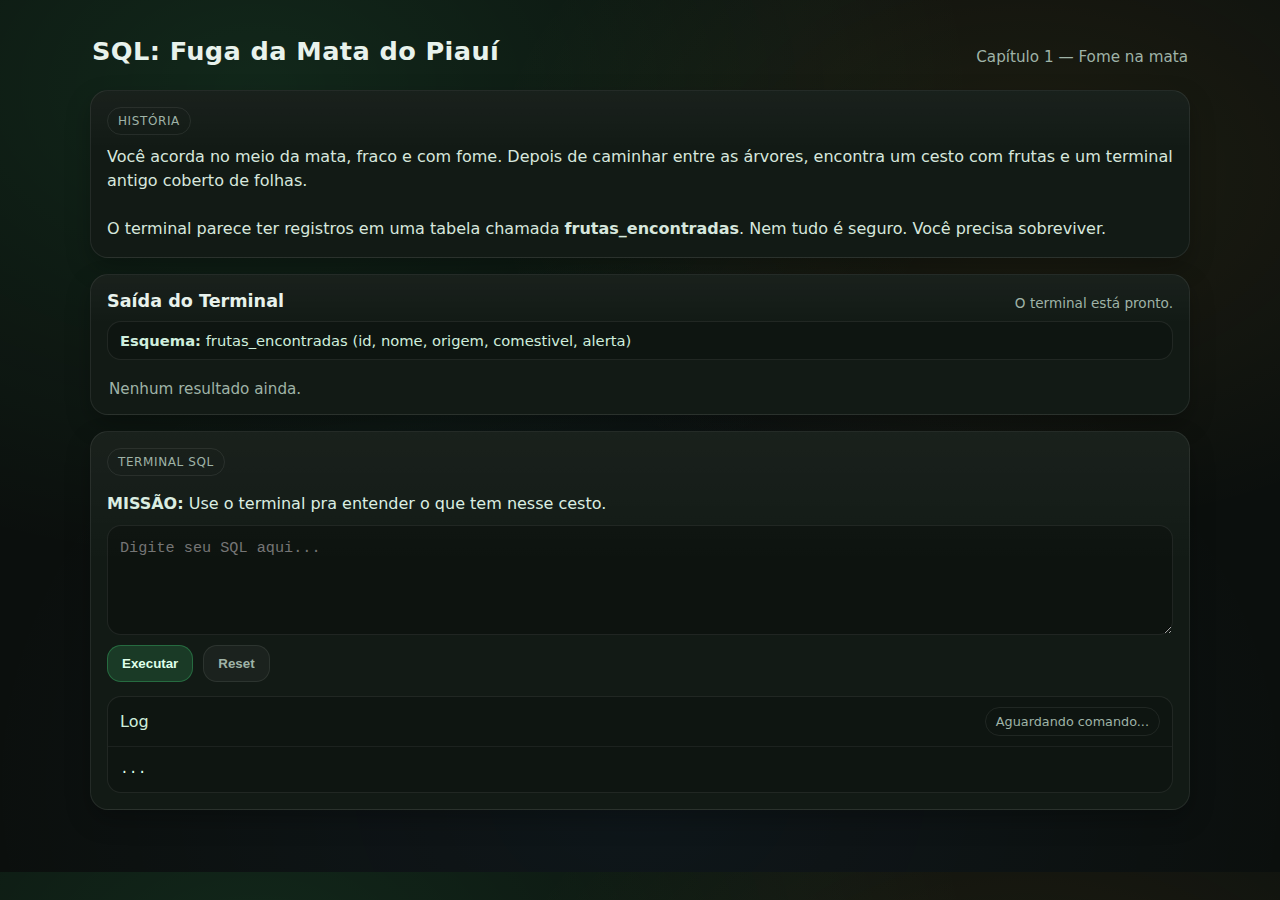
<file: capitulo1/index.html>
<!DOCTYPE html>
<html lang="pt-BR">
<head>
  <meta charset="UTF-8" />
  <meta name="viewport" content="width=device-width, initial-scale=1.0" />
  <title>SQL: Fuga da Mata do Piauí</title>
  <link rel="stylesheet" href="/capitulo1/style.css" />
</head>
<body>
  <main class="app">
    <header class="top">
      <h1>SQL: Fuga da Mata do Piauí</h1>
      <p class="subtitle">Capítulo 1 — Fome na mata</p>
    </header>

    <section class="card story">
      <div class="badge">HISTÓRIA</div>
      <p id="storyText">
        Você acorda no meio da mata, fraco e com fome. Depois de caminhar entre as árvores,
        encontra um cesto com frutas e um terminal antigo coberto de folhas.
        <br><br>
        O terminal parece ter registros em uma tabela chamada <b>frutas_encontradas</b>.
        Nem tudo é seguro. Você precisa sobreviver.
      </p>
    </section>

    <section class="card table-area">
      <div class="row-title">
        <h2>Saída do Terminal</h2>
        <span class="hint" id="hintText">O terminal está pronto.</span>
      </div>

      <div class="schema">
        <b>Esquema:</b> frutas_encontradas (id, nome, origem, comestivel, alerta)
      </div>

      <div class="table-wrap" id="resultWrap" style="display:none;">
        <table id="resultTable">
          <thead>
            <tr id="resultHead"></tr>
          </thead>
          <tbody id="resultBody"></tbody>
        </table>
      </div>

      <p class="empty" id="emptyState">
        Nenhum resultado ainda.
      </p>
    </section>

    <section class="card terminal">
      <div class="badge">TERMINAL SQL</div>

      <p class="mission" id="missionText">
        <b>MISSÃO:</b> Use o terminal pra entender o que tem nesse cesto.
      </p>

      <div class="sql-box">
        <textarea id="sqlInput" spellcheck="false" placeholder="Digite seu SQL aqui..."></textarea>

        <div class="actions">
          <button id="runBtn">Executar</button>
          <button class="ghost" id="resetBtn">Reset</button>
        </div>
      </div>

      <div class="output">
        <div class="output-head">
          <span>Log</span>
          <span id="statusPill" class="pill">Aguardando comando...</span>
        </div>
        <pre id="outputText">...</pre>
      </div>
    </section>

    <section class="card next" id="nextCard" hidden>
      <div class="badge ok">SUCESSO</div>
      <h2>Você sobreviveu.</h2>
      <p>
        Você separou as frutas seguras e recuperou energia.
        No chão, um mapa rasgado aparece… e você decide seguir viagem.
      </p>
      <button id="nextBtn">Ir para o Capítulo 2</button>
      <p class="small"></p>
    </section>

    <footer class="footer">
      <span></span>
    </footer>
  </main>

  <script src="/capitulo1/script.js"></script>
</body>
</html>
</file>
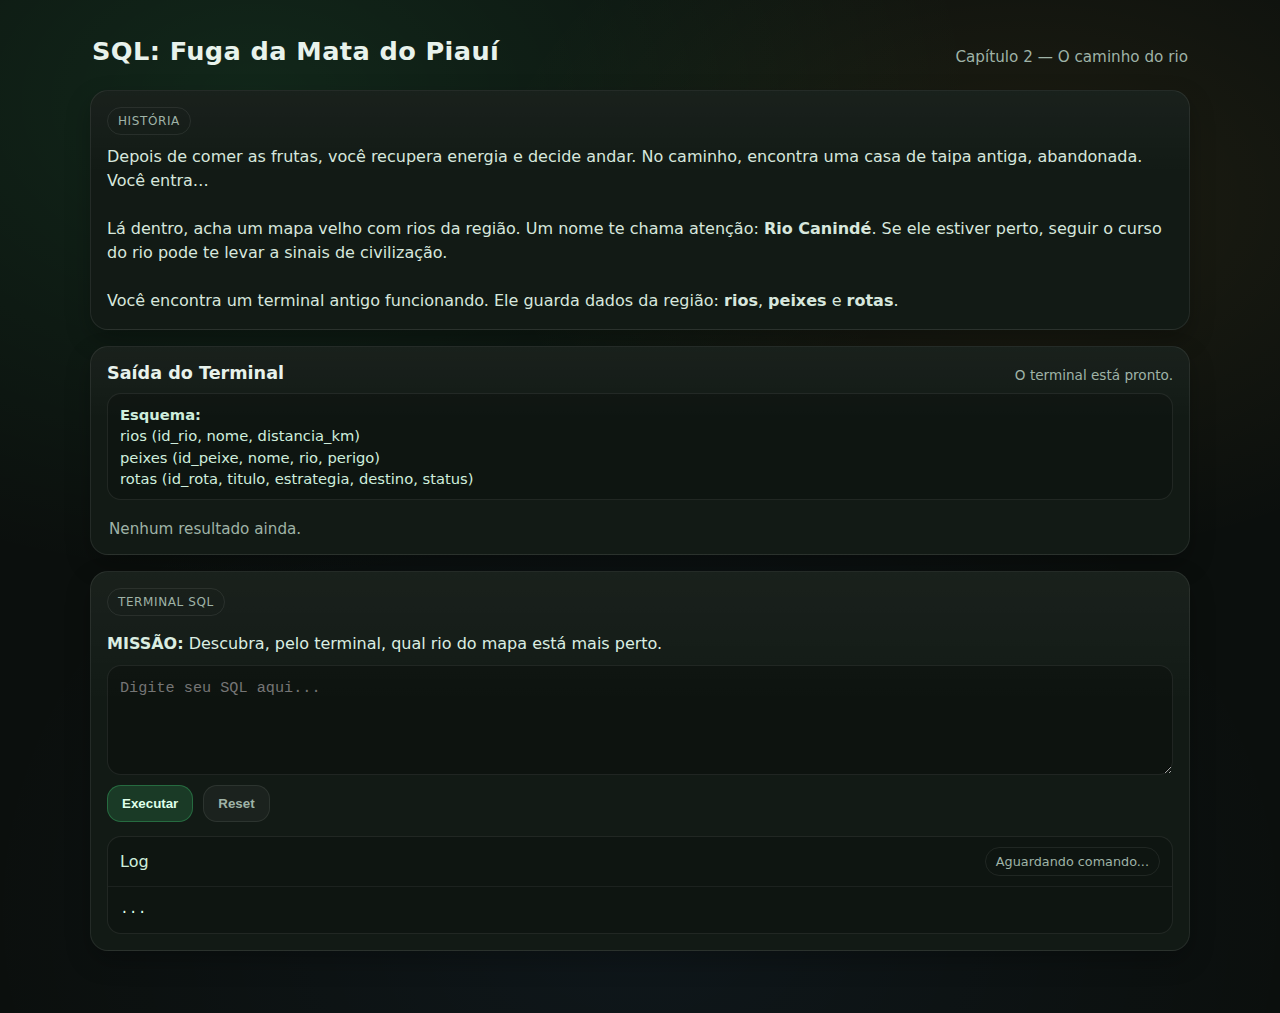
<file: capitulo2/index.html>
<!DOCTYPE html>
<html lang="pt-BR">
<head>
  <meta charset="UTF-8" />
  <meta name="viewport" content="width=device-width, initial-scale=1.0" />
  <title>SQL: Fuga da Mata do Piauí — Capítulo 2</title>
  <link rel="stylesheet" href="/capitulo2/style.css" />
</head>
<body>
  <main class="app">
    <header class="top">
      <h1>SQL: Fuga da Mata do Piauí</h1>
      <p class="subtitle">Capítulo 2 — O caminho do rio</p>
    </header>

    <section class="card story">
      <div class="badge">HISTÓRIA</div>
      <p id="storyText">
        Depois de comer as frutas, você recupera energia e decide andar.
        No caminho, encontra uma casa de taipa antiga, abandonada. Você entra…
        <br><br>
        Lá dentro, acha um mapa velho com rios da região. Um nome te chama atenção: <b>Rio Canindé</b>.
        Se ele estiver perto, seguir o curso do rio pode te levar a sinais de civilização.
        <br><br>
        Você encontra um terminal antigo funcionando. Ele guarda dados da região: <b>rios</b>, <b>peixes</b> e <b>rotas</b>.
      </p>
    </section>

    <section class="card table-area">
      <div class="row-title">
        <h2>Saída do Terminal</h2>
        <span class="hint" id="hintText">O terminal está pronto.</span>
      </div>

      <div class="schema">
        <b>Esquema:</b><br>
        rios (id_rio, nome, distancia_km)<br>
        peixes (id_peixe, nome, rio, perigo)<br>
        rotas (id_rota, titulo, estrategia, destino, status)
      </div>

      <div class="table-wrap" id="resultWrap" style="display:none;">
        <table id="resultTable">
          <thead><tr id="resultHead"></tr></thead>
          <tbody id="resultBody"></tbody>
        </table>
      </div>

      <p class="empty" id="emptyState">
        Nenhum resultado ainda.
      </p>
    </section>

    <section class="card terminal">
      <div class="badge">TERMINAL SQL</div>

      <p class="mission" id="missionText">
        <b>MISSÃO:</b> Descubra, pelo terminal, qual rio do mapa está mais perto.
      </p>

      <div class="sql-box">
        <textarea id="sqlInput" spellcheck="false" placeholder="Digite seu SQL aqui..."></textarea>

        <div class="actions">
          <button id="runBtn">Executar</button>
          <button class="ghost" id="resetBtn">Reset</button>
        </div>
      </div>

      <div class="output">
        <div class="output-head">
          <span>Log</span>
          <span id="statusPill" class="pill">Aguardando comando...</span>
        </div>
        <pre id="outputText">...</pre>
      </div>
    </section>

    <section class="card next" id="nextCard" hidden>
      <div class="badge ok">SUCESSO</div>
      <h2>Rota corrigida.</h2>
      <p>
        Você trocou a rota perigosa pela rota que acompanha o <b>Rio Canindé</b>.
        Agora é só seguir o curso do rio em busca de civilização.
      </p>
      <button id="nextBtn">Ir para o Capítulo 3</button>
      <p class="small"></p>
    </section>

    <footer class="footer">
      <span></span>
    </footer>
  </main>

  <script src="/capitulo2/script.js"></script>
</body>
</html>
</file>
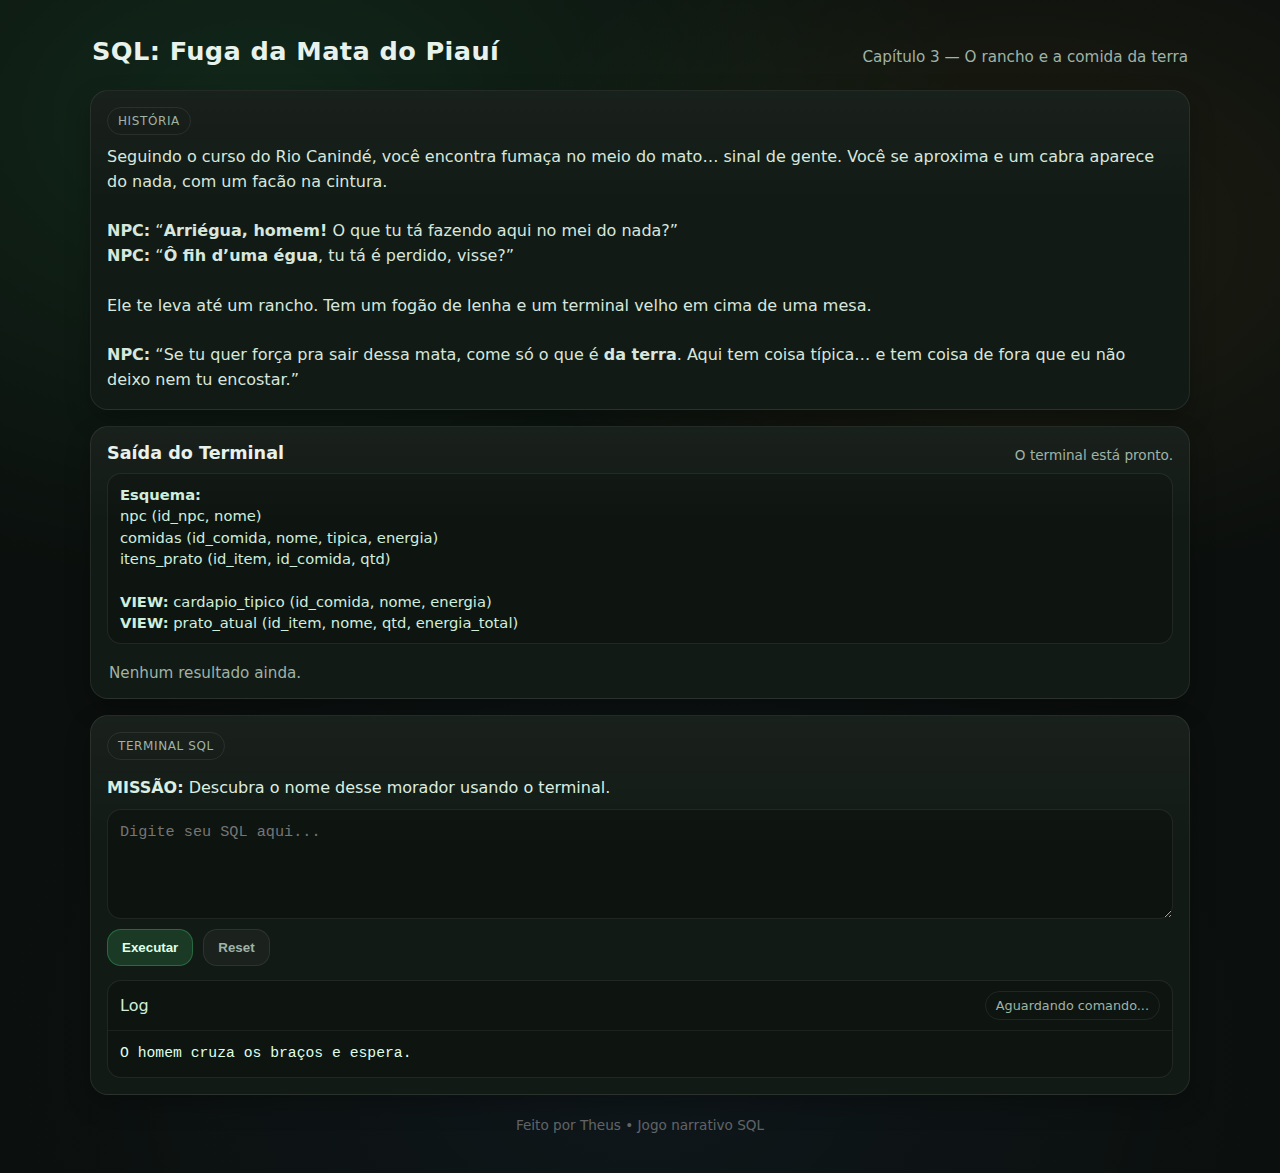
<file: capitulo3/index.html>
<!DOCTYPE html>
<html lang="pt-BR">
<head>
  <meta charset="UTF-8" />
  <meta name="viewport" content="width=device-width, initial-scale=1.0" />
  <title>SQL: Fuga da Mata do Piauí — Capítulo 3</title>
  <link rel="stylesheet" href="/capitulo3/style.css" />
</head>
<body>
  <main class="app">
    <header class="top">
      <h1>SQL: Fuga da Mata do Piauí</h1>
      <p class="subtitle">Capítulo 3 — O rancho e a comida da terra</p>
    </header>

    <section class="card story">
      <div class="badge">HISTÓRIA</div>
      <p id="storyText">
        Seguindo o curso do Rio Canindé, você encontra fumaça no meio do mato… sinal de gente.
        Você se aproxima e um cabra aparece do nada, com um facão na cintura.
        <br><br>
        <b>NPC:</b> “<b>Arriégua, homem!</b> O que tu tá fazendo aqui no mei do nada?”
        <br>
        <b>NPC:</b> “<b>Ô fih d’uma égua</b>, tu tá é perdido, visse?”
        <br><br>
        Ele te leva até um rancho. Tem um fogão de lenha e um terminal velho em cima de uma mesa.
        <br><br>
        <b>NPC:</b> “Se tu quer força pra sair dessa mata, come só o que é <b>da terra</b>.
        Aqui tem coisa típica… e tem coisa de fora que eu não deixo nem tu encostar.”
      </p>
    </section>

    <section class="card table-area">
      <div class="row-title">
        <h2>Saída do Terminal</h2>
        <span class="hint" id="hintText">O terminal está pronto.</span>
      </div>

      <div class="schema">
        <b>Esquema:</b><br>
        npc (id_npc, nome)<br>
        comidas (id_comida, nome, tipica, energia)<br>
        itens_prato (id_item, id_comida, qtd)<br><br>

        <b>VIEW:</b> cardapio_tipico (id_comida, nome, energia)<br>
        <b>VIEW:</b> prato_atual (id_item, nome, qtd, energia_total)
      </div>

      <div class="table-wrap" id="resultWrap" style="display:none;">
        <table id="resultTable">
          <thead><tr id="resultHead"></tr></thead>
          <tbody id="resultBody"></tbody>
        </table>
      </div>

      <p class="empty" id="emptyState">
        Nenhum resultado ainda.
      </p>
    </section>

    <section class="card terminal">
      <div class="badge">TERMINAL SQL</div>

      <p class="mission" id="missionText">
        <b>MISSÃO:</b> Descubra o nome desse morador usando o terminal.
      </p>

      <div class="sql-box">
        <textarea id="sqlInput" spellcheck="false" placeholder="Digite seu SQL aqui..."></textarea>

        <div class="actions">
          <button id="runBtn">Executar</button>
          <button class="ghost" id="resetBtn">Reset</button>
        </div>
      </div>

      <div class="output">
        <div class="output-head">
          <span>Log</span>
          <span id="statusPill" class="pill">Aguardando comando...</span>
        </div>
        <pre id="outputText">O homem cruza os braços e espera.</pre>
      </div>
    </section>

    <section class="card next" id="nextCard" hidden>
      <div class="badge ok">SUCESSO</div>
      <h2>De bucho cheio e pronto pra sair.</h2>
      <p id="finishText"></p>
      <button id="nextBtn">Ir para o Capítulo 4</button>
      <p class="small">(Capítulo 4 depois a gente decide 😈)</p>
    </section>

    <footer class="footer">
      <span>Feito por Theus • Jogo narrativo SQL</span>
    </footer>
  </main>

  <script src="/capitulo3/script.js"></script>
</body>
</html>
</file>
<file: capitulo1/style.css>
:root{
  --bg: #0b0f0d;
  --card: #121a15;
  --muted: #9fb3a7;
  --text: #e8f2ec;
  --accent: #4cff8f;
  --danger: #ff4c4c;
  --border: rgba(255,255,255,.08);
}

*{ box-sizing: border-box; }
body{
  margin:0;
  font-family: ui-sans-serif, system-ui, -apple-system, Segoe UI, Roboto, Arial;
  background:
    radial-gradient(1200px 800px at 20% 10%, rgba(76,255,143,.10), transparent 60%),
    radial-gradient(900px 600px at 80% 20%, rgba(255,207,76,.08), transparent 60%),
    radial-gradient(1100px 900px at 50% 90%, rgba(76,150,255,.06), transparent 60%),
    var(--bg);
  color: var(--text);
}

.app{
  width: min(1100px, 92vw);
  margin: 28px auto 40px;
  display: grid;
  gap: 16px;
}

.top{
  display:flex;
  align-items:flex-end;
  justify-content:space-between;
  gap: 12px;
  padding: 8px 2px;
}
h1{
  margin:0;
  font-size: 1.6rem;
  letter-spacing: .4px;
}
.subtitle{
  margin:0;
  color: var(--muted);
  font-size: .95rem;
}

.card{
  background: linear-gradient(180deg, rgba(255,255,255,.03), transparent 35%), var(--card);
  border: 1px solid var(--border);
  border-radius: 18px;
  padding: 16px;
  box-shadow: 0 10px 25px rgba(0,0,0,.25);
}

.badge{
  display:inline-block;
  padding: 6px 10px;
  border-radius: 999px;
  font-size: .75rem;
  letter-spacing: .6px;
  border: 1px solid var(--border);
  color: var(--muted);
  margin-bottom: 10px;
}
.badge.ok{
  color: #06130c;
  background: rgba(76,255,143,.9);
  border-color: rgba(76,255,143,.2);
  font-weight: 700;
}

.story p{
  margin: 0;
  color: #d7e7dd;
  line-height: 1.5;
}

.row-title{
  display:flex;
  align-items:flex-end;
  justify-content: space-between;
  gap: 12px;
  margin-bottom: 10px;
}
h2{
  margin:0;
  font-size: 1.1rem;
}
.hint{
  color: var(--muted);
  font-size: .85rem;
}

.schema{
  margin: 0 0 10px;
  padding: 10px 12px;
  border-radius: 14px;
  border: 1px solid var(--border);
  background: rgba(0,0,0,.18);
  color: #cfeedd;
  font-size: .92rem;
}

.table-wrap{
  overflow:auto;
  border-radius: 14px;
  border: 1px solid var(--border);
}
table{
  width: 100%;
  border-collapse: collapse;
  min-width: 720px;
  background: rgba(0,0,0,.12);
}
th, td{
  padding: 12px 10px;
  text-align: left;
  border-bottom: 1px solid rgba(255,255,255,.06);
  font-size: .95rem;
}
th{
  color: #bfe8cf;
  font-weight: 700;
  background: rgba(76,255,143,.06);
}
td{
  color: #dfeee5;
}
tr:hover td{
  background: rgba(255,255,255,.03);
}

.empty{
  margin: 0;
  color: var(--muted);
  font-size: .95rem;
  padding: 10px 2px 0;
}

.terminal .mission{
  margin: 8px 0 12px;
  color: #dbeee2;
}

.sql-box{
  display:grid;
  gap: 10px;
}
textarea{
  width: 100%;
  min-height: 110px;
  resize: vertical;
  padding: 12px;
  border-radius: 14px;
  border: 1px solid var(--border);
  background: rgba(0,0,0,.25);
  color: var(--text);
  outline: none;
  font-family: ui-monospace, SFMono-Regular, Menlo, Consolas, "Liberation Mono", monospace;
  font-size: .95rem;
  line-height: 1.4;
}
textarea:focus{
  border-color: rgba(76,255,143,.35);
  box-shadow: 0 0 0 4px rgba(76,255,143,.10);
}

.actions{
  display:flex;
  gap: 10px;
  flex-wrap: wrap;
}
button{
  cursor: pointer;
  border: 1px solid rgba(76,255,143,.25);
  background: rgba(76,255,143,.14);
  color: #dfffea;
  padding: 10px 14px;
  border-radius: 14px;
  font-weight: 700;
}
button:hover{ background: rgba(76,255,143,.20); }
button.ghost{
  border-color: var(--border);
  background: rgba(255,255,255,.04);
  color: var(--muted);
}
button.ghost:hover{
  background: rgba(255,255,255,.06);
  color: #d9efe2;
}

.example{
  margin: 0;
  color: var(--muted);
  font-size: .85rem;
  line-height: 1.45;
}
.example code{
  display:block;
  width: fit-content;
  margin-top: 6px;
  padding: 6px 10px;
  border-radius: 10px;
  background: rgba(0,0,0,.22);
  border: 1px solid var(--border);
  color: #cfeedd;
}

.output{
  margin-top: 14px;
  border-radius: 14px;
  border: 1px solid var(--border);
  background: rgba(0,0,0,.18);
  overflow:hidden;
}
.output-head{
  display:flex;
  justify-content:space-between;
  align-items:center;
  padding: 10px 12px;
  border-bottom: 1px solid rgba(255,255,255,.06);
  color: #cfeedd;
}
.pill{
  padding: 6px 10px;
  border-radius: 999px;
  font-size: .8rem;
  border: 1px solid var(--border);
  color: var(--muted);
}
.pill.ok{ border-color: rgba(76,255,143,.35); color: #bfffd6; }
.pill.bad{ border-color: rgba(255,76,76,.35); color: #ffbfbf; }

pre{
  margin:0;
  padding: 12px;
  color: #dfffea;
  white-space: pre-wrap;
  word-wrap: break-word;
  font-family: ui-monospace, SFMono-Regular, Menlo, Consolas, "Liberation Mono", monospace;
  font-size: .92rem;
  line-height: 1.45;
}

.next h2{ margin: 6px 0 6px; }
.next p{ margin: 0 0 10px; color: #d7e7dd; }
.small{ color: var(--muted); font-size: .85rem; }

.footer{
  color: rgba(255,255,255,.35);
  font-size: .85rem;
  text-align: center;
  padding: 6px 0 0;
}
</file>
<file: capitulo2/style.css>
:root{
  --bg: #0b0f0d;
  --card: #121a15;
  --muted: #9fb3a7;
  --text: #e8f2ec;
  --accent: #4cff8f;
  --border: rgba(255,255,255,.08);
}

*{ box-sizing: border-box; }
body{
  margin:0;
  font-family: ui-sans-serif, system-ui, -apple-system, Segoe UI, Roboto, Arial;
  background:
    radial-gradient(1200px 800px at 20% 10%, rgba(76,255,143,.10), transparent 60%),
    radial-gradient(900px 600px at 80% 20%, rgba(255,207,76,.08), transparent 60%),
    radial-gradient(1100px 900px at 50% 90%, rgba(76,150,255,.06), transparent 60%),
    var(--bg);
  color: var(--text);
}

.app{ width: min(1100px, 92vw); margin: 28px auto 40px; display: grid; gap: 16px; }
.top{ display:flex; align-items:flex-end; justify-content:space-between; gap: 12px; padding: 8px 2px; }
h1{ margin:0; font-size: 1.6rem; letter-spacing: .4px; }
.subtitle{ margin:0; color: var(--muted); font-size: .95rem; }

.card{
  background: linear-gradient(180deg, rgba(255,255,255,.03), transparent 35%), var(--card);
  border: 1px solid var(--border);
  border-radius: 18px;
  padding: 16px;
  box-shadow: 0 10px 25px rgba(0,0,0,.25);
}

.badge{
  display:inline-block; padding: 6px 10px; border-radius: 999px;
  font-size: .75rem; letter-spacing: .6px; border: 1px solid var(--border);
  color: var(--muted); margin-bottom: 10px;
}
.badge.ok{
  color: #06130c;
  background: rgba(76,255,143,.9);
  border-color: rgba(76,255,143,.2);
  font-weight: 700;
}

.story p{ margin: 0; color: #d7e7dd; line-height: 1.5; }

.row-title{ display:flex; align-items:flex-end; justify-content: space-between; gap: 12px; margin-bottom: 10px; }
h2{ margin:0; font-size: 1.1rem; }
.hint{ color: var(--muted); font-size: .85rem; }

.schema{
  margin: 0 0 10px;
  padding: 10px 12px;
  border-radius: 14px;
  border: 1px solid var(--border);
  background: rgba(0,0,0,.18);
  color: #cfeedd;
  font-size: .92rem;
  line-height: 1.45;
}

.table-wrap{ overflow:auto; border-radius: 14px; border: 1px solid var(--border); }
table{ width: 100%; border-collapse: collapse; min-width: 720px; background: rgba(0,0,0,.12); }
th, td{ padding: 12px 10px; text-align: left; border-bottom: 1px solid rgba(255,255,255,.06); font-size: .95rem; }
th{ color: #bfe8cf; font-weight: 700; background: rgba(76,255,143,.06); }
td{ color: #dfeee5; }
tr:hover td{ background: rgba(255,255,255,.03); }

.empty{ margin: 0; color: var(--muted); font-size: .95rem; padding: 10px 2px 0; }

.terminal .mission{ margin: 8px 0 12px; color: #dbeee2; }

.sql-box{ display:grid; gap: 10px; }
textarea{
  width: 100%; min-height: 110px; resize: vertical; padding: 12px;
  border-radius: 14px; border: 1px solid var(--border);
  background: rgba(0,0,0,.25); color: var(--text); outline: none;
  font-family: ui-monospace, SFMono-Regular, Menlo, Consolas, "Liberation Mono", monospace;
  font-size: .95rem; line-height: 1.4;
}
textarea:focus{ border-color: rgba(76,255,143,.35); box-shadow: 0 0 0 4px rgba(76,255,143,.10); }

.actions{ display:flex; gap: 10px; flex-wrap: wrap; }
button{
  cursor: pointer;
  border: 1px solid rgba(76,255,143,.25);
  background: rgba(76,255,143,.14);
  color: #dfffea;
  padding: 10px 14px;
  border-radius: 14px;
  font-weight: 700;
}
button:hover{ background: rgba(76,255,143,.20); }
button.ghost{
  border-color: var(--border);
  background: rgba(255,255,255,.04);
  color: var(--muted);
}
button.ghost:hover{ background: rgba(255,255,255,.06); color: #d9efe2; }

.example{ margin: 0; color: var(--muted); font-size: .85rem; line-height: 1.45; }
.example code{
  display:block; width: fit-content;
  margin-top: 6px; padding: 6px 10px;
  border-radius: 10px; background: rgba(0,0,0,.22);
  border: 1px solid var(--border);
  color: #cfeedd;
}

.output{
  margin-top: 14px;
  border-radius: 14px;
  border: 1px solid var(--border);
  background: rgba(0,0,0,.18);
  overflow:hidden;
}
.output-head{
  display:flex; justify-content:space-between; align-items:center;
  padding: 10px 12px;
  border-bottom: 1px solid rgba(255,255,255,.06);
  color: #cfeedd;
}
.pill{
  padding: 6px 10px;
  border-radius: 999px;
  font-size: .8rem;
  border: 1px solid var(--border);
  color: var(--muted);
}
.pill.ok{ border-color: rgba(76,255,143,.35); color: #bfffd6; }
.pill.bad{ border-color: rgba(255,76,76,.35); color: #ffbfbf; }

pre{
  margin:0;
  padding: 12px;
  color: #dfffea;
  white-space: pre-wrap;
  word-wrap: break-word;
  font-family: ui-monospace, SFMono-Regular, Menlo, Consolas, "Liberation Mono", monospace;
  font-size: .92rem;
  line-height: 1.45;
}

.next h2{ margin: 6px 0 6px; }
.next p{ margin: 0 0 10px; color: #d7e7dd; }
.small{ color: var(--muted); font-size: .85rem; }

.footer{ color: rgba(255,255,255,.35); font-size: .85rem; text-align: center; padding: 6px 0 0; }
</file>
<file: capitulo3/style.css>
:root{
  --bg: #0b0f0d;
  --card: #121a15;
  --muted: #9fb3a7;
  --text: #e8f2ec;
  --accent: #4cff8f;
  --border: rgba(255,255,255,.08);
}

*{ box-sizing: border-box; }
body{
  margin:0;
  font-family: ui-sans-serif, system-ui, -apple-system, Segoe UI, Roboto, Arial;
  background:
    radial-gradient(1200px 800px at 20% 10%, rgba(76,255,143,.10), transparent 60%),
    radial-gradient(900px 600px at 80% 20%, rgba(255,207,76,.08), transparent 60%),
    radial-gradient(1100px 900px at 50% 90%, rgba(76,150,255,.06), transparent 60%),
    var(--bg);
  color: var(--text);
}

.app{ width: min(1100px, 92vw); margin: 28px auto 40px; display: grid; gap: 16px; }
.top{ display:flex; align-items:flex-end; justify-content:space-between; gap: 12px; padding: 8px 2px; }
h1{ margin:0; font-size: 1.6rem; letter-spacing: .4px; }
.subtitle{ margin:0; color: var(--muted); font-size: .95rem; }

.card{
  background: linear-gradient(180deg, rgba(255,255,255,.03), transparent 35%), var(--card);
  border: 1px solid var(--border);
  border-radius: 18px;
  padding: 16px;
  box-shadow: 0 10px 25px rgba(0,0,0,.25);
}

.badge{
  display:inline-block; padding: 6px 10px; border-radius: 999px;
  font-size: .75rem; letter-spacing: .6px; border: 1px solid var(--border);
  color: var(--muted); margin-bottom: 10px;
}
.badge.ok{
  color: #06130c;
  background: rgba(76,255,143,.9);
  border-color: rgba(76,255,143,.2);
  font-weight: 700;
}

.story p{ margin: 0; color: #d7e7dd; line-height: 1.55; }

.row-title{ display:flex; align-items:flex-end; justify-content: space-between; gap: 12px; margin-bottom: 10px; }
h2{ margin:0; font-size: 1.1rem; }
.hint{ color: var(--muted); font-size: .85rem; }

.schema{
  margin: 0 0 10px;
  padding: 10px 12px;
  border-radius: 14px;
  border: 1px solid var(--border);
  background: rgba(0,0,0,.18);
  color: #cfeedd;
  font-size: .92rem;
  line-height: 1.45;
}

.table-wrap{ overflow:auto; border-radius: 14px; border: 1px solid var(--border); }
table{ width: 100%; border-collapse: collapse; min-width: 720px; background: rgba(0,0,0,.12); }
th, td{ padding: 12px 10px; text-align: left; border-bottom: 1px solid rgba(255,255,255,.06); font-size: .95rem; }
th{ color: #bfe8cf; font-weight: 700; background: rgba(76,255,143,.06); }
td{ color: #dfeee5; }
tr:hover td{ background: rgba(255,255,255,.03); }

.empty{ margin: 0; color: var(--muted); font-size: .95rem; padding: 10px 2px 0; }

.terminal .mission{ margin: 8px 0 12px; color: #dbeee2; }

.sql-box{ display:grid; gap: 10px; }
textarea{
  width: 100%; min-height: 110px; resize: vertical; padding: 12px;
  border-radius: 14px; border: 1px solid var(--border);
  background: rgba(0,0,0,.25); color: var(--text); outline: none;
  font-family: ui-monospace, SFMono-Regular, Menlo, Consolas, "Liberation Mono", monospace;
  font-size: .95rem; line-height: 1.4;
}
textarea:focus{ border-color: rgba(76,255,143,.35); box-shadow: 0 0 0 4px rgba(76,255,143,.10); }

.actions{ display:flex; gap: 10px; flex-wrap: wrap; }
button{
  cursor: pointer;
  border: 1px solid rgba(76,255,143,.25);
  background: rgba(76,255,143,.14);
  color: #dfffea;
  padding: 10px 14px;
  border-radius: 14px;
  font-weight: 700;
}
button:hover{ background: rgba(76,255,143,.20); }
button.ghost{
  border-color: var(--border);
  background: rgba(255,255,255,.04);
  color: var(--muted);
}
button.ghost:hover{ background: rgba(255,255,255,.06); color: #d9efe2; }

.example{ margin: 0; color: var(--muted); font-size: .85rem; line-height: 1.45; }
.example code{
  display:block; width: fit-content;
  margin-top: 6px; padding: 6px 10px;
  border-radius: 10px; background: rgba(0,0,0,.22);
  border: 1px solid var(--border);
  color: #cfeedd;
}

.output{
  margin-top: 14px;
  border-radius: 14px;
  border: 1px solid var(--border);
  background: rgba(0,0,0,.18);
  overflow:hidden;
}
.output-head{
  display:flex; justify-content:space-between; align-items:center;
  padding: 10px 12px;
  border-bottom: 1px solid rgba(255,255,255,.06);
  color: #cfeedd;
}
.pill{
  padding: 6px 10px;
  border-radius: 999px;
  font-size: .8rem;
  border: 1px solid var(--border);
  color: var(--muted);
}
.pill.ok{ border-color: rgba(76,255,143,.35); color: #bfffd6; }
.pill.bad{ border-color: rgba(255,76,76,.35); color: #ffbfbf; }

pre{
  margin:0;
  padding: 12px;
  color: #dfffea;
  white-space: pre-wrap;
  word-wrap: break-word;
  font-family: ui-monospace, SFMono-Regular, Menlo, Consolas, "Liberation Mono", monospace;
  font-size: .92rem;
  line-height: 1.45;
}

.next h2{ margin: 6px 0 6px; }
.next p{ margin: 0 0 10px; color: #d7e7dd; }
.small{ color: var(--muted); font-size: .85rem; }

.footer{ color: rgba(255,255,255,.35); font-size: .85rem; text-align: center; padding: 6px 0 0; }
</file>
